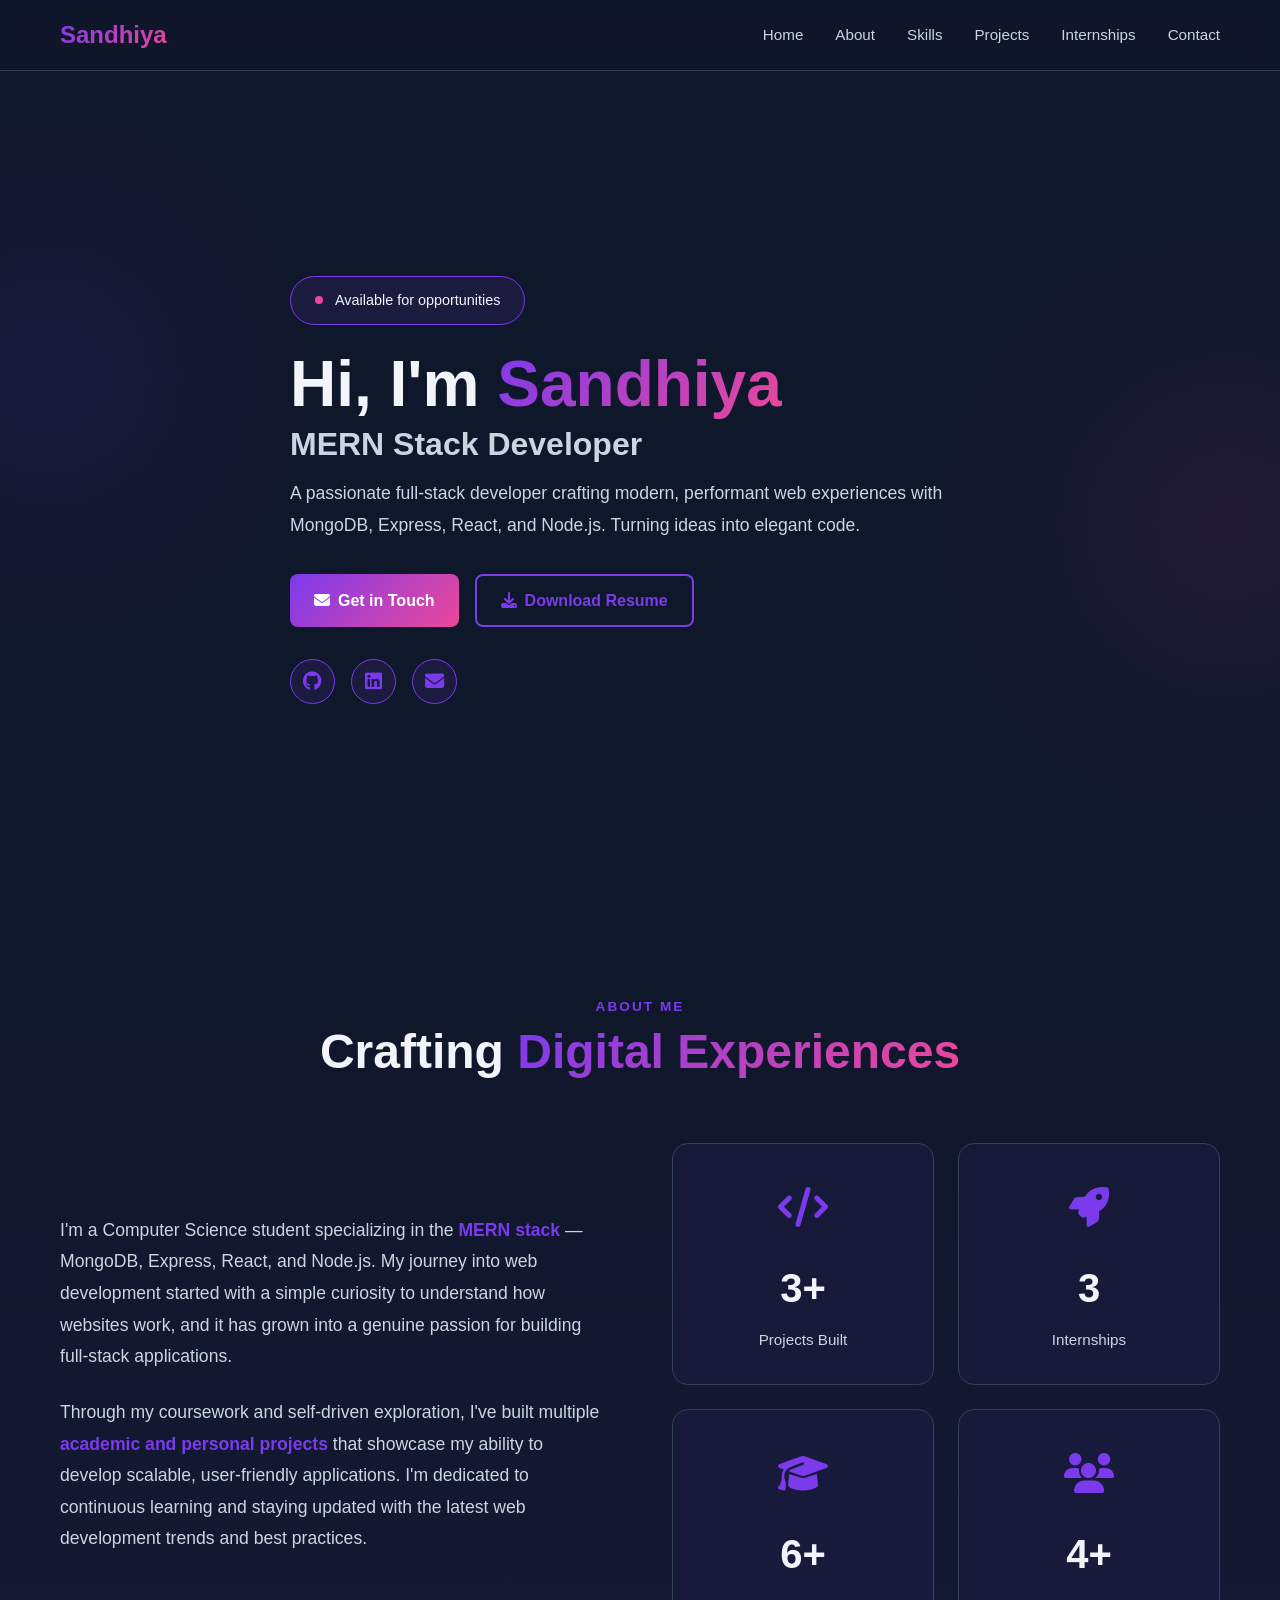
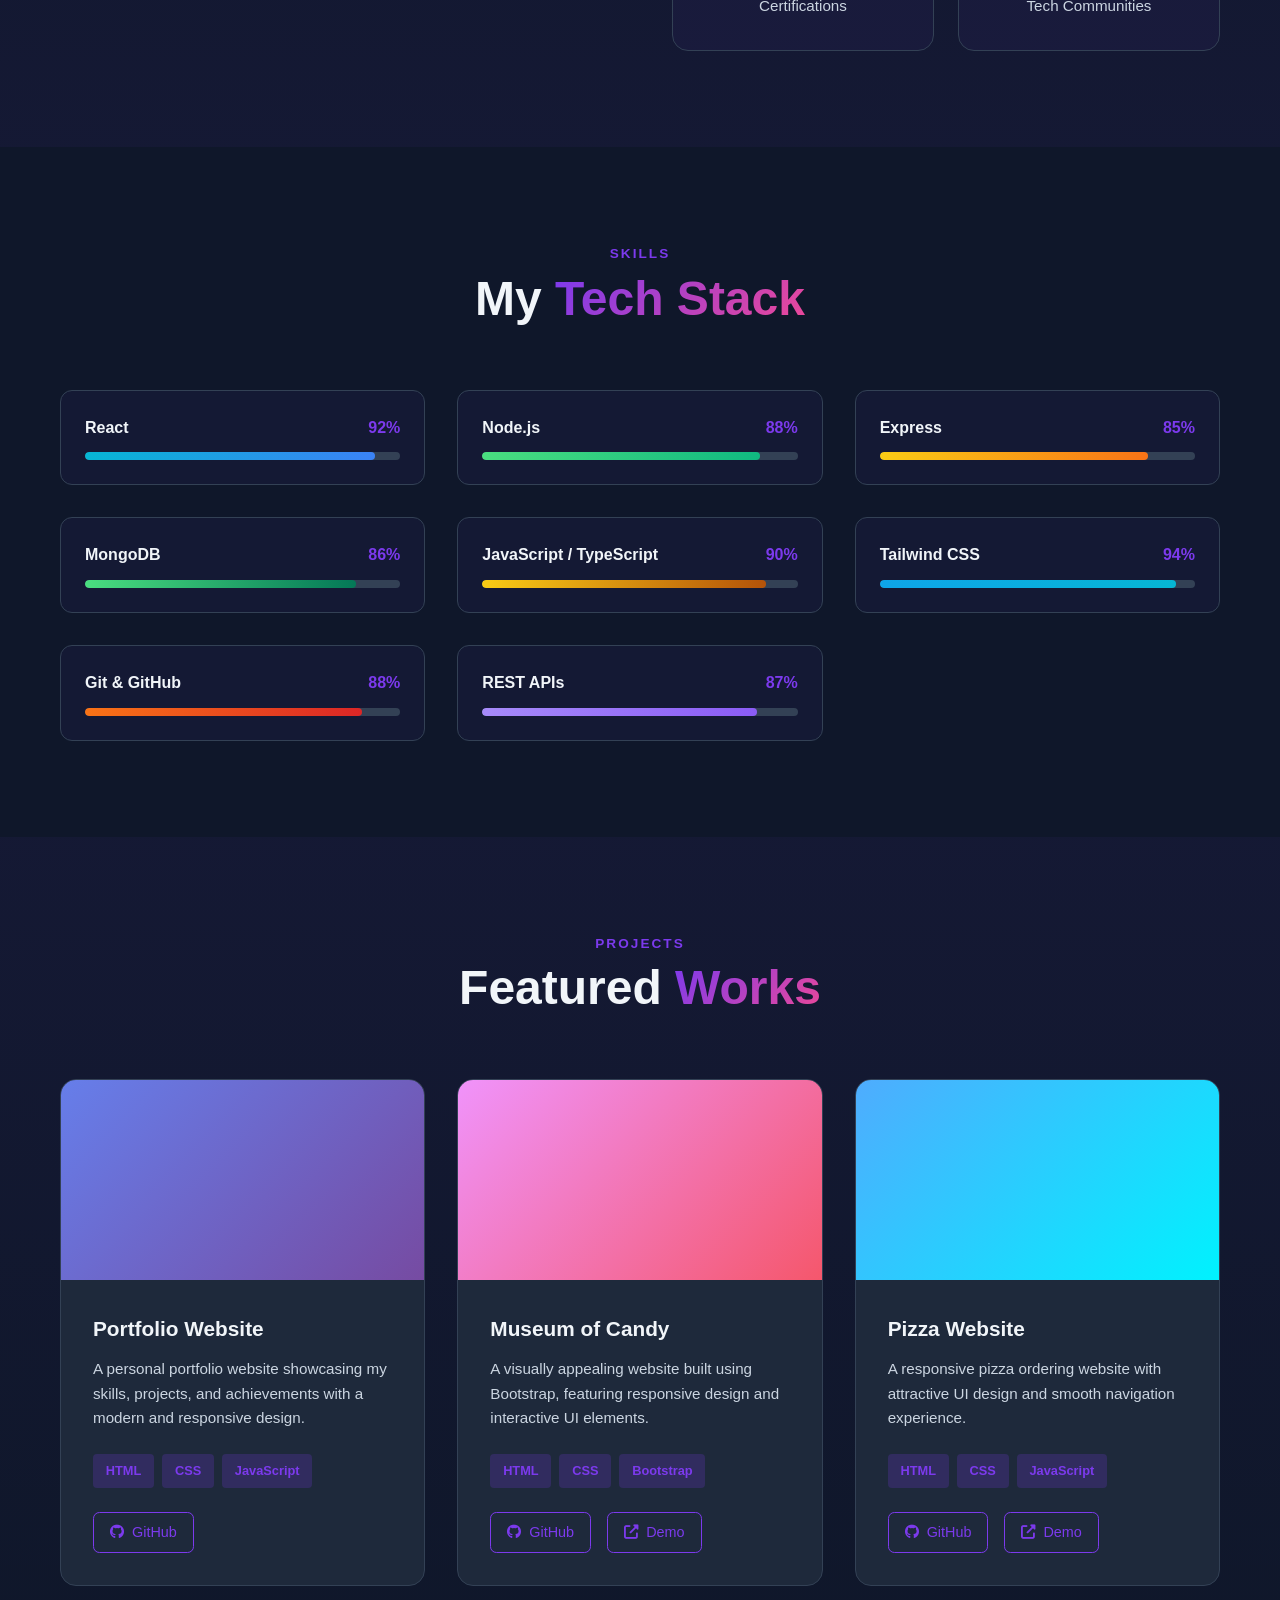
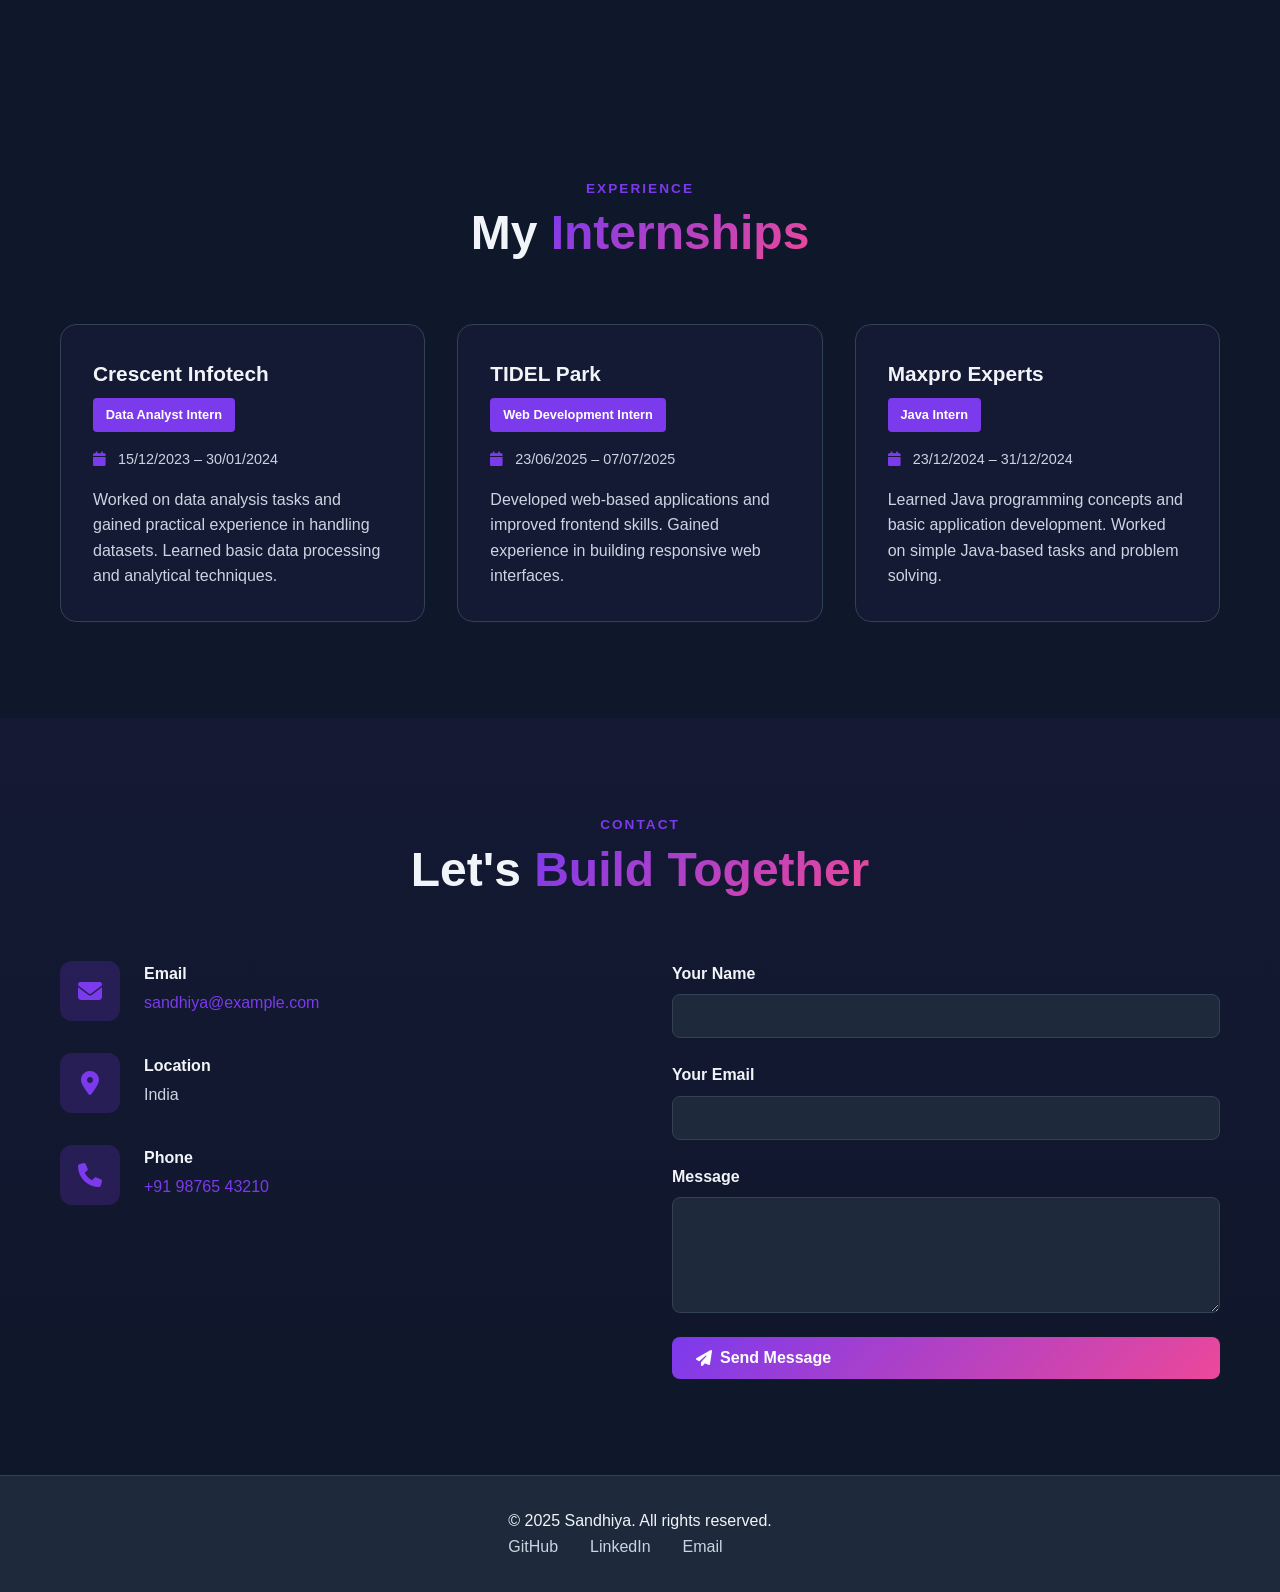
<file: index.html>
<!DOCTYPE html>
<html lang="en">
<head>
    <meta charset="UTF-8">
    <meta name="viewport" content="width=device-width, initial-scale=1.0">
    <title>Sandhiya - MERN Stack Developer</title>
    <link rel="stylesheet" href="styles.css">
    <link rel="stylesheet" href="https://cdnjs.cloudflare.com/ajax/libs/font-awesome/6.4.0/css/all.min.css">
</head>
<body>
    <!-- Navbar -->
    <nav class="navbar">
        <div class="container navbar-content">
            <div class="logo">Sandhiya</div>
            <ul class="nav-links">
                <li><a href="#home">Home</a></li>
                <li><a href="#about">About</a></li>
                <li><a href="#skills">Skills</a></li>
                <li><a href="#projects">Projects</a></li>
                <li><a href="#internships">Internships</a></li>
                <li><a href="#contact">Contact</a></li>
            </ul>
            <button class="hamburger" id="hamburger">
                <span></span>
                <span></span>
                <span></span>
            </button>
        </div>
    </nav>

    <!-- Hero Section -->
    <section id="home" class="hero">
        <div class="hero-background">
            <div class="blob blob-1"></div>
            <div class="blob blob-2"></div>
        </div>
        <div class="container">
            <div class="hero-content">
                <div class="hero-badge">
                    <span class="pulse"></span>
                    Available for opportunities
                </div>
                <h1 class="hero-title">
                    Hi, I'm <span class="gradient-text">Sandhiya</span>
                    <div class="hero-subtitle">MERN Stack Developer</div>
                </h1>
                <p class="hero-description">
                    A passionate full-stack developer crafting modern, performant web experiences with
                    MongoDB, Express, React, and Node.js. Turning ideas into elegant code.
                </p>
                <div class="hero-buttons">
                    <a href="#contact" class="btn btn-primary">
                        <i class="fas fa-envelope"></i> Get in Touch
                    </a>
                    <a href="public/resume.txt" class="btn btn-secondary" download>
                        <i class="fas fa-download"></i> Download Resume
                    </a>
                </div>
                <div class="social-links">
                    <a href="https://github.com/sandhiyashan1129" target="_blank" title="GitHub">
                        <i class="fab fa-github"></i>
                    </a>
                    <a href="https://linkedin.com" target="_blank" title="LinkedIn">
                        <i class="fab fa-linkedin"></i>
                    </a>
                    <a href="mailto:sandhiya@example.com" title="Email">
                        <i class="fas fa-envelope"></i>
                    </a>
                </div>
            </div>
        </div>
    </section>

    <!-- About Section -->
    <section id="about" class="about">
        <div class="container">
            <div class="section-header">
                <p class="section-label">About Me</p>
                <h2>Crafting <span class="gradient-text">Digital Experiences</span></h2>
            </div>
            <div class="about-content">
                <div class="about-text">
                    <p>
                        I'm a Computer Science student specializing in the <strong>MERN stack</strong> — MongoDB,
                        Express, React, and Node.js. My journey into web development started with a
                        simple curiosity to understand how websites work, and it has grown into a
                        genuine passion for building full-stack applications.
                    </p>
                    <p>
                        Through my coursework and self-driven exploration, I've built multiple <strong>academic and personal projects</strong>
                        that showcase my ability to develop scalable, user-friendly applications. I'm dedicated to continuous learning
                        and staying updated with the latest web development trends and best practices.
                    </p>
                </div>
                <div class="stats-grid">
                    <div class="stat-card">
                        <div class="stat-icon">
                            <i class="fas fa-code"></i>
                        </div>
                        <div class="stat-value">3+</div>
                        <div class="stat-label">Projects Built</div>
                    </div>
                    <div class="stat-card">
                        <div class="stat-icon">
                            <i class="fas fa-rocket"></i>
                        </div>
                        <div class="stat-value">3</div>
                        <div class="stat-label">Internships</div>
                    </div>
                    <div class="stat-card">
                        <div class="stat-icon">
                            <i class="fas fa-graduation-cap"></i>
                        </div>
                        <div class="stat-value">6+</div>
                        <div class="stat-label">Certifications</div>
                    </div>
                    <div class="stat-card">
                        <div class="stat-icon">
                            <i class="fas fa-users"></i>
                        </div>
                        <div class="stat-value">4+</div>
                        <div class="stat-label">Tech Communities</div>
                    </div>
                </div>
            </div>
        </div>
    </section>

    <!-- Skills Section -->
    <section id="skills" class="skills">
        <div class="container">
            <div class="section-header">
                <p class="section-label">Skills</p>
                <h2>My <span class="gradient-text">Tech Stack</span></h2>
            </div>
            <div class="skills-grid">
                <div class="skill-item">
                    <div class="skill-header">
                        <span class="skill-name">React</span>
                        <span class="skill-level">92%</span>
                    </div>
                    <div class="skill-bar">
                        <div class="skill-progress" style="width: 92%; background: linear-gradient(90deg, #06b6d4, #3b82f6);"></div>
                    </div>
                </div>
                <div class="skill-item">
                    <div class="skill-header">
                        <span class="skill-name">Node.js</span>
                        <span class="skill-level">88%</span>
                    </div>
                    <div class="skill-bar">
                        <div class="skill-progress" style="width: 88%; background: linear-gradient(90deg, #4ade80, #10b981);"></div>
                    </div>
                </div>
                <div class="skill-item">
                    <div class="skill-header">
                        <span class="skill-name">Express</span>
                        <span class="skill-level">85%</span>
                    </div>
                    <div class="skill-bar">
                        <div class="skill-progress" style="width: 85%; background: linear-gradient(90deg, #facc15, #f97316);"></div>
                    </div>
                </div>
                <div class="skill-item">
                    <div class="skill-header">
                        <span class="skill-name">MongoDB</span>
                        <span class="skill-level">86%</span>
                    </div>
                    <div class="skill-bar">
                        <div class="skill-progress" style="width: 86%; background: linear-gradient(90deg, #4ade80, #047857);"></div>
                    </div>
                </div>
                <div class="skill-item">
                    <div class="skill-header">
                        <span class="skill-name">JavaScript / TypeScript</span>
                        <span class="skill-level">90%</span>
                    </div>
                    <div class="skill-bar">
                        <div class="skill-progress" style="width: 90%; background: linear-gradient(90deg, #facc15, #b45309);"></div>
                    </div>
                </div>
                <div class="skill-item">
                    <div class="skill-header">
                        <span class="skill-name">Tailwind CSS</span>
                        <span class="skill-level">94%</span>
                    </div>
                    <div class="skill-bar">
                        <div class="skill-progress" style="width: 94%; background: linear-gradient(90deg, #0ea5e9, #06b6d4);"></div>
                    </div>
                </div>
                <div class="skill-item">
                    <div class="skill-header">
                        <span class="skill-name">Git & GitHub</span>
                        <span class="skill-level">88%</span>
                    </div>
                    <div class="skill-bar">
                        <div class="skill-progress" style="width: 88%; background: linear-gradient(90deg, #f97316, #dc2626);"></div>
                    </div>
                </div>
                <div class="skill-item">
                    <div class="skill-header">
                        <span class="skill-name">REST APIs</span>
                        <span class="skill-level">87%</span>
                    </div>
                    <div class="skill-bar">
                        <div class="skill-progress" style="width: 87%; background: linear-gradient(90deg, #a78bfa, #8b5cf6);"></div>
                    </div>
                </div>
            </div>
        </div>
    </section>

    <!-- Projects Section -->
    <section id="projects" class="projects">
        <div class="container">
            <div class="section-header">
                <p class="section-label">Projects</p>
                <h2>Featured <span class="gradient-text">Works</span></h2>
            </div>
            <div class="projects-grid">
                <div class="project-card">
                    <div class="project-image" style="background: linear-gradient(135deg, #667eea 0%, #764ba2 100%);"></div>
                    <div class="project-content">
                        <h3>Portfolio Website</h3>
                        <p>A personal portfolio website showcasing my skills, projects, and achievements with a modern and responsive design.</p>
                        <div class="project-tech">
                            <span class="tech-tag">HTML</span>
                            <span class="tech-tag">CSS</span>
                            <span class="tech-tag">JavaScript</span>
                        </div>
                        <div class="project-links">
                            <a href="https://github.com/sandhiyashan1129/sandhiya-s-digital-showcase.git" target="_blank">
                                <i class="fab fa-github"></i> GitHub
                            </a>
                        </div>
                    </div>
                </div>
                <div class="project-card">
                    <div class="project-image" style="background: linear-gradient(135deg, #f093fb 0%, #f5576c 100%);"></div>
                    <div class="project-content">
                        <h3>Museum of Candy</h3>
                        <p>A visually appealing website built using Bootstrap, featuring responsive design and interactive UI elements.</p>
                        <div class="project-tech">
                            <span class="tech-tag">HTML</span>
                            <span class="tech-tag">CSS</span>
                            <span class="tech-tag">Bootstrap</span>
                        </div>
                        <div class="project-links">
                            <a href="https://github.com/sandhiyashan1129/BOOTSTRAP.git" target="_blank">
                                <i class="fab fa-github"></i> GitHub
                            </a>
                            <a href="https://museum-of-candyyy.netlify.app/" target="_blank">
                                <i class="fas fa-external-link-alt"></i> Demo
                            </a>
                        </div>
                    </div>
                </div>
                <div class="project-card">
                    <div class="project-image" style="background: linear-gradient(135deg, #4facfe 0%, #00f2fe 100%);"></div>
                    <div class="project-content">
                        <h3>Pizza Website</h3>
                        <p>A responsive pizza ordering website with attractive UI design and smooth navigation experience.</p>
                        <div class="project-tech">
                            <span class="tech-tag">HTML</span>
                            <span class="tech-tag">CSS</span>
                            <span class="tech-tag">JavaScript</span>
                        </div>
                        <div class="project-links">
                            <a href="https://github.com/sandhiyashan1129/webpage-projects.git" target="_blank">
                                <i class="fab fa-github"></i> GitHub
                            </a>
                            <a href="https://pizza-website-project.netlify.app/" target="_blank">
                                <i class="fas fa-external-link-alt"></i> Demo
                            </a>
                        </div>
                    </div>
                </div>
            </div>
        </div>
    </section>

    <!-- Internships Section -->
    <section id="internships" class="internships">
        <div class="container">
            <div class="section-header">
                <p class="section-label">Experience</p>
                <h2>My <span class="gradient-text">Internships</span></h2>
            </div>
            <div class="internships-grid">
                <div class="internship-card">
                    <div class="internship-header">
                        <h3>Crescent Infotech</h3>
                        <span class="internship-role">Data Analyst Intern</span>
                    </div>
                    <p class="internship-duration">
                        <i class="fas fa-calendar"></i> 15/12/2023 – 30/01/2024
                    </p>
                    <p class="internship-description">
                        Worked on data analysis tasks and gained practical experience in handling datasets. Learned basic data processing and analytical techniques.
                    </p>
                </div>
                <div class="internship-card">
                    <div class="internship-header">
                        <h3>TIDEL Park</h3>
                        <span class="internship-role">Web Development Intern</span>
                    </div>
                    <p class="internship-duration">
                        <i class="fas fa-calendar"></i> 23/06/2025 – 07/07/2025
                    </p>
                    <p class="internship-description">
                        Developed web-based applications and improved frontend skills. Gained experience in building responsive web interfaces.
                    </p>
                </div>
                <div class="internship-card">
                    <div class="internship-header">
                        <h3>Maxpro Experts</h3>
                        <span class="internship-role">Java Intern</span>
                    </div>
                    <p class="internship-duration">
                        <i class="fas fa-calendar"></i> 23/12/2024 – 31/12/2024
                    </p>
                    <p class="internship-description">
                        Learned Java programming concepts and basic application development. Worked on simple Java-based tasks and problem solving.
                    </p>
                </div>
            </div>
        </div>
    </section>

    <!-- Contact Section -->
    <section id="contact" class="contact">
        <div class="container">
            <div class="section-header">
                <p class="section-label">Contact</p>
                <h2>Let's <span class="gradient-text">Build Together</span></h2>
            </div>
            <div class="contact-content">
                <div class="contact-info">
                    <div class="info-item">
                        <div class="info-icon">
                            <i class="fas fa-envelope"></i>
                        </div>
                        <div>
                            <h4>Email</h4>
                            <p><a href="mailto:sandhiya@example.com">sandhiya@example.com</a></p>
                        </div>
                    </div>
                    <div class="info-item">
                        <div class="info-icon">
                            <i class="fas fa-map-marker-alt"></i>
                        </div>
                        <div>
                            <h4>Location</h4>
                            <p>India</p>
                        </div>
                    </div>
                    <div class="info-item">
                        <div class="info-icon">
                            <i class="fas fa-phone"></i>
                        </div>
                        <div>
                            <h4>Phone</h4>
                            <p><a href="tel:+919876543210">+91 98765 43210</a></p>
                        </div>
                    </div>
                </div>
                <form class="contact-form" id="contactForm">
                    <div class="form-group">
                        <label for="name">Your Name</label>
                        <input type="text" id="name" name="name" required>
                    </div>
                    <div class="form-group">
                        <label for="email">Your Email</label>
                        <input type="email" id="email" name="email" required>
                    </div>
                    <div class="form-group">
                        <label for="message">Message</label>
                        <textarea id="message" name="message" rows="5" required></textarea>
                    </div>
                    <button type="submit" class="btn btn-primary">
                        <i class="fas fa-paper-plane"></i> Send Message
                    </button>
                </form>
            </div>
        </div>
    </section>

    <!-- Footer -->
    <footer class="footer">
        <div class="container">
            <p>&copy; 2025 Sandhiya. All rights reserved.</p>
            <div class="footer-links">
                <a href="https://github.com/sandhiyashan1129" target="_blank">GitHub</a>
                <a href="https://linkedin.com" target="_blank">LinkedIn</a>
                <a href="mailto:sandhiya@example.com">Email</a>
            </div>
        </div>
    </footer>

    <script src="script.js"></script>
</body>
</html>
</file>
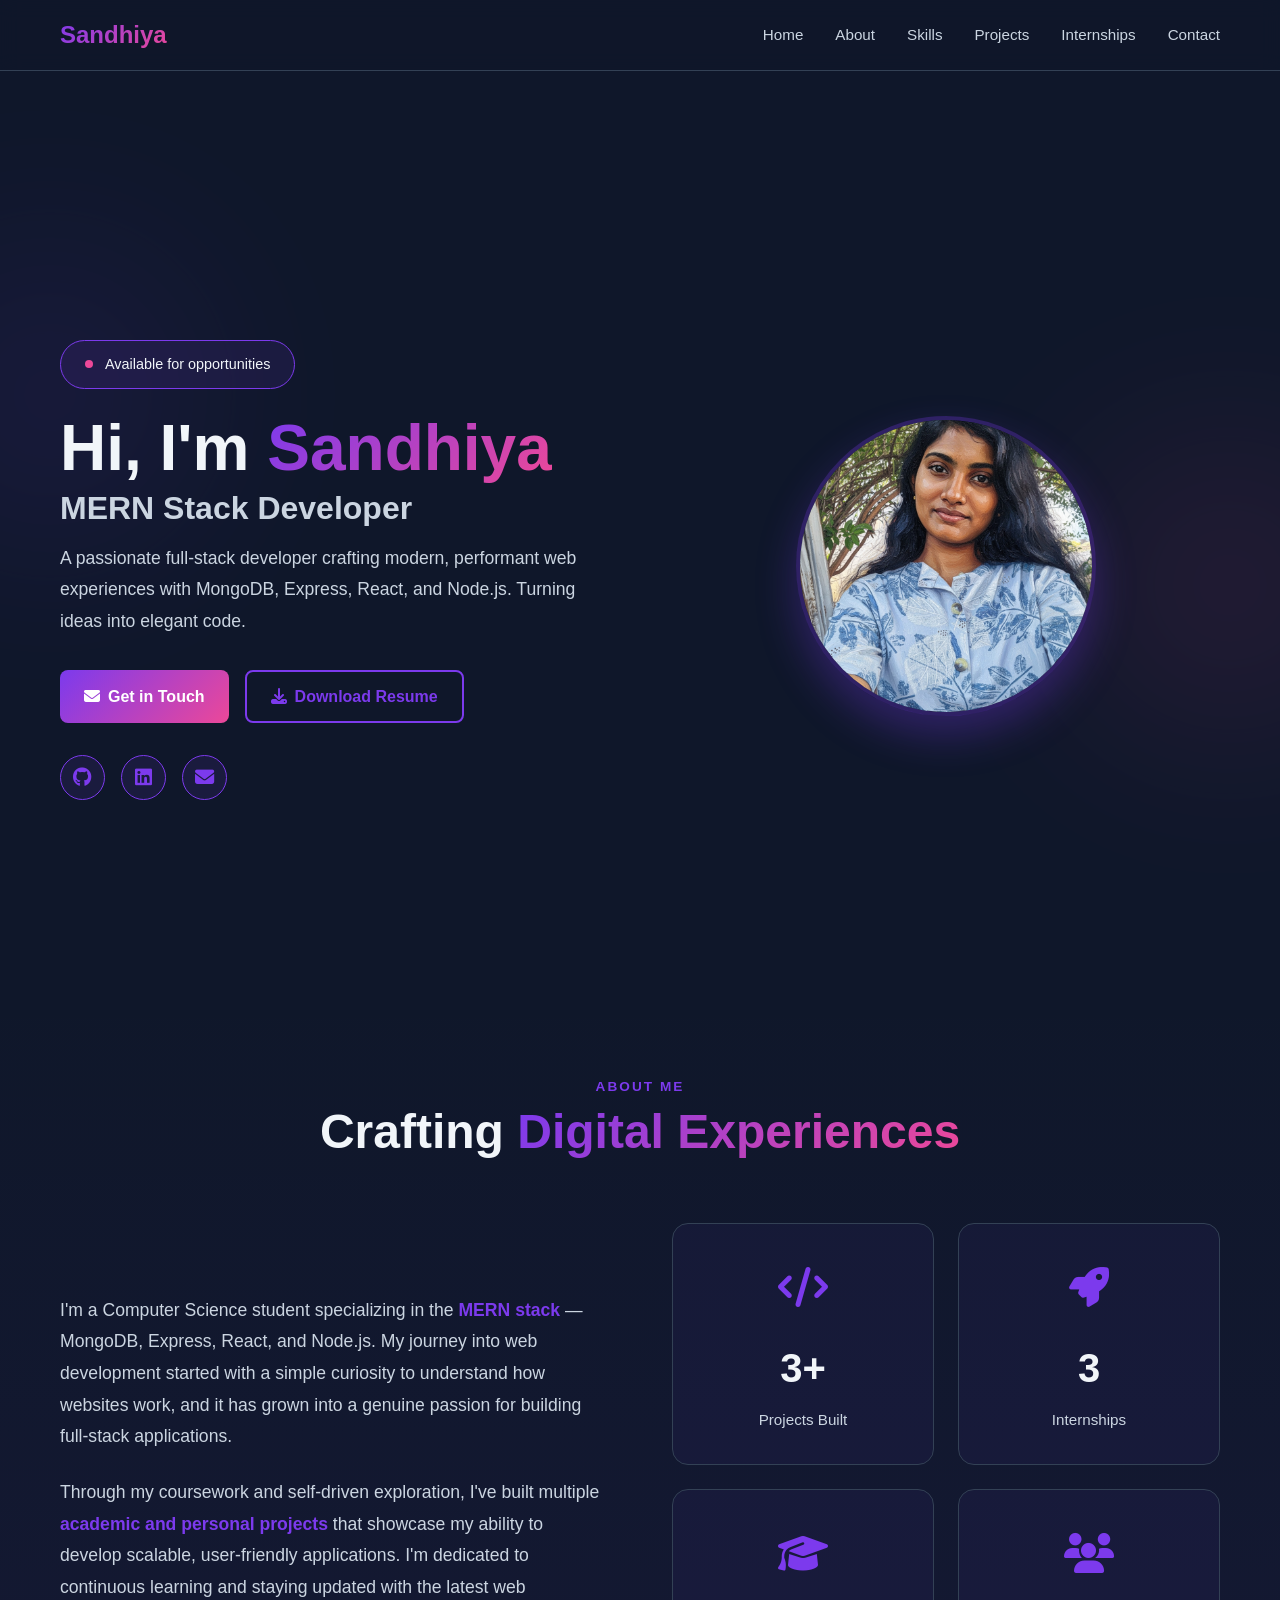
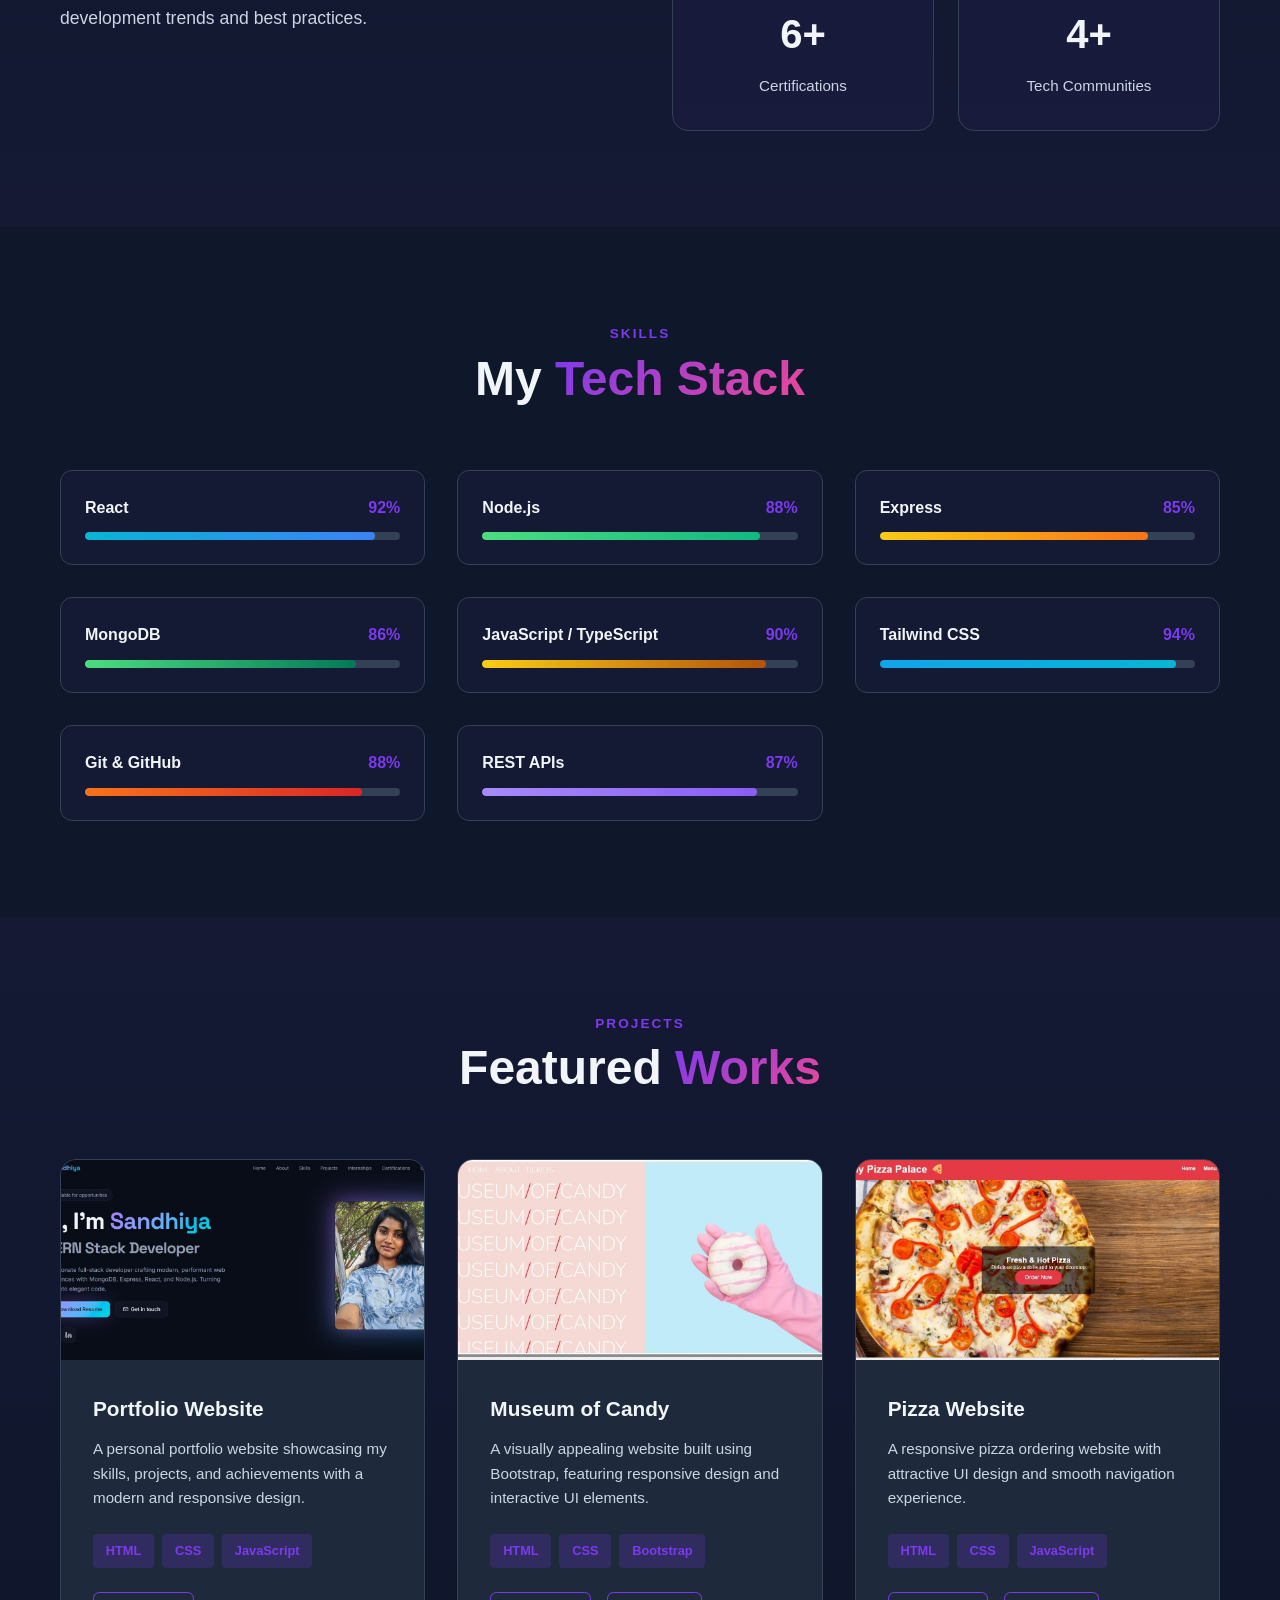
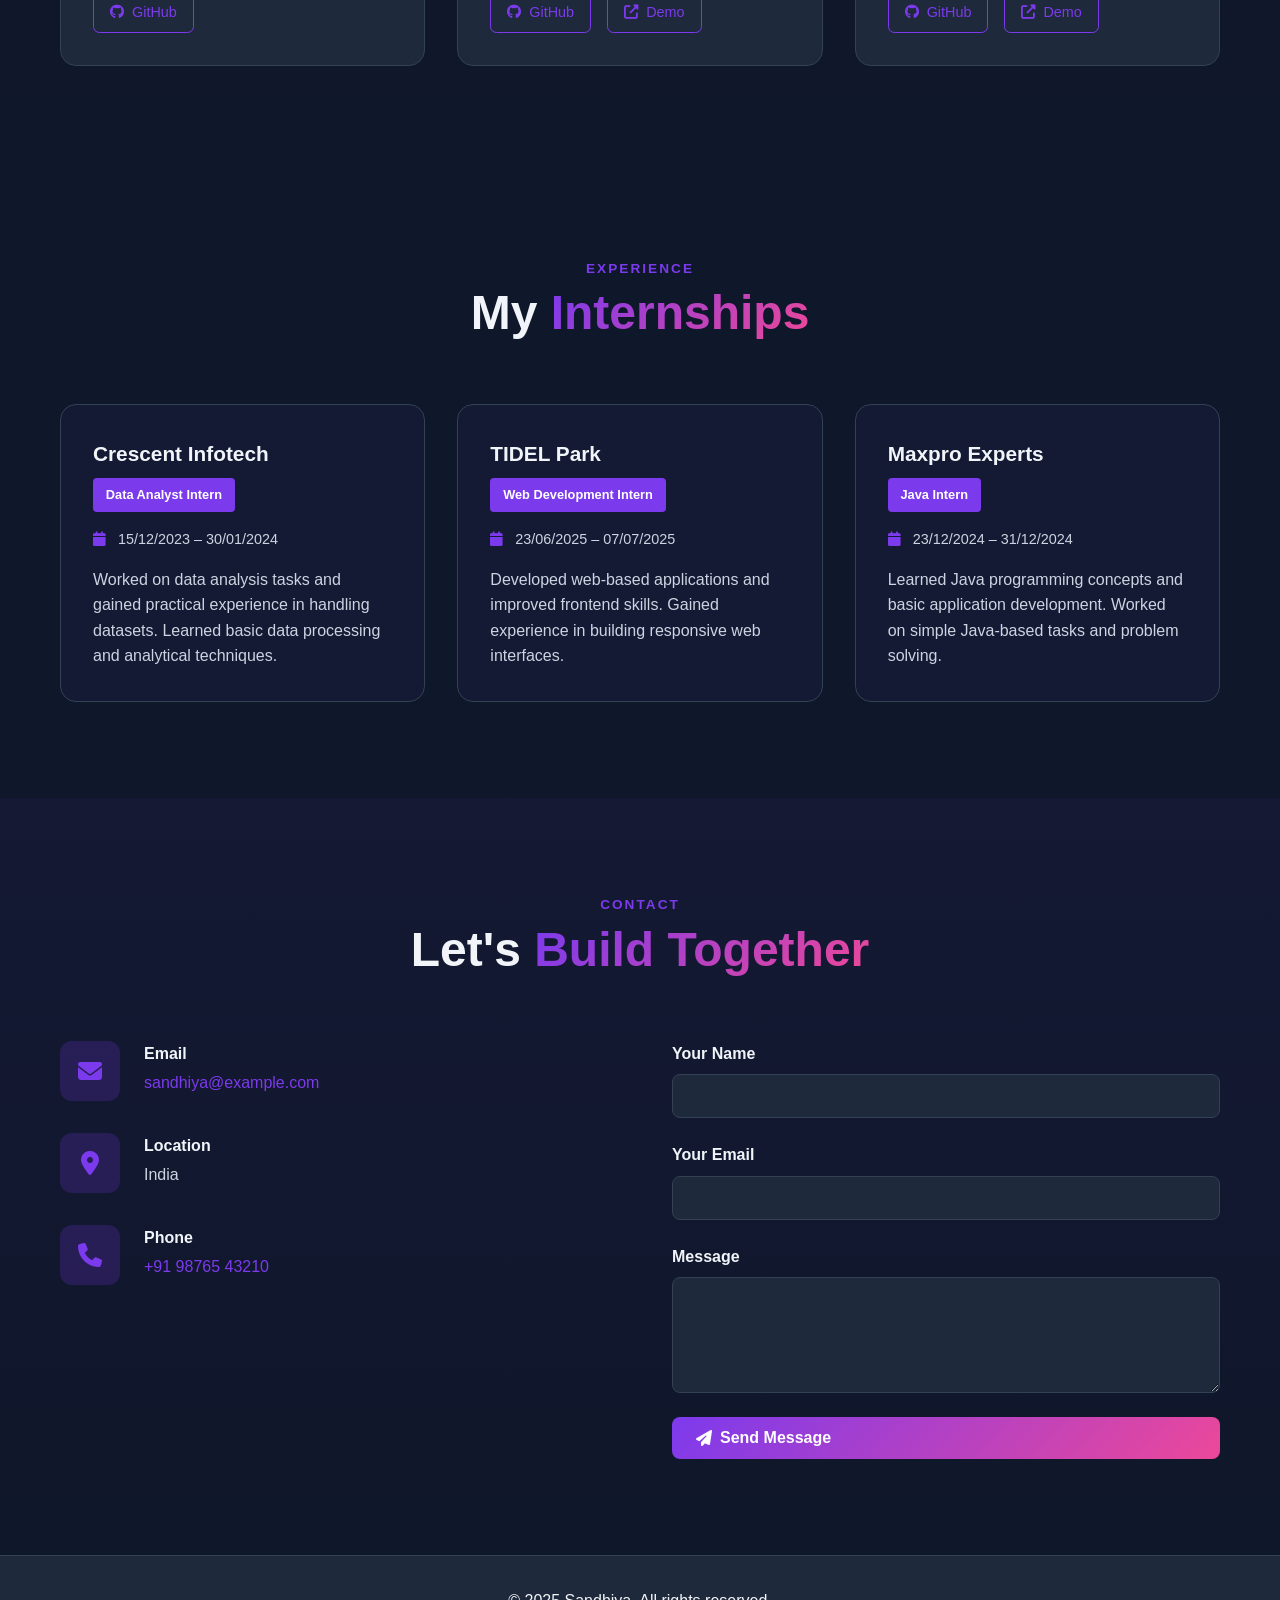
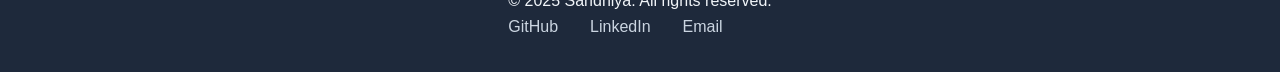
<file: public/index.html>
<!DOCTYPE html>
<html lang="en">
<head>
    <meta charset="UTF-8">
    <meta name="viewport" content="width=device-width, initial-scale=1.0">
    <title>Sandhiya - MERN Stack Developer</title>
    <link rel="stylesheet" href="styles.css">
    <link rel="stylesheet" href="https://cdnjs.cloudflare.com/ajax/libs/font-awesome/6.4.0/css/all.min.css">
</head>
<body>
    <!-- Navbar -->
    <nav class="navbar">
        <div class="container navbar-content">
            <div class="logo">Sandhiya</div>
            <ul class="nav-links">
                <li><a href="#home">Home</a></li>
                <li><a href="#about">About</a></li>
                <li><a href="#skills">Skills</a></li>
                <li><a href="#projects">Projects</a></li>
                <li><a href="#internships">Internships</a></li>
                <li><a href="#contact">Contact</a></li>
            </ul>
            <button class="hamburger" id="hamburger">
                <span></span>
                <span></span>
                <span></span>
            </button>
        </div>
    </nav>

    <!-- Hero Section -->
    <section id="home" class="hero">
        <div class="hero-background">
            <div class="blob blob-1"></div>
            <div class="blob blob-2"></div>
        </div>
        <div class="container">
            <div class="hero-content">
                <div class="hero-badge">
                    <span class="pulse"></span>
                    Available for opportunities
                </div>
                <h1 class="hero-title">
                    Hi, I'm <span class="gradient-text">Sandhiya</span>
                    <div class="hero-subtitle">MERN Stack Developer</div>
                </h1>
                <p class="hero-description">
                    A passionate full-stack developer crafting modern, performant web experiences with
                    MongoDB, Express, React, and Node.js. Turning ideas into elegant code.
                </p>
                <div class="hero-buttons">
                    <a href="#contact" class="btn btn-primary">
                        <i class="fas fa-envelope"></i> Get in Touch
                    </a>
                    <a href="resume.txt" class="btn btn-secondary" download>
                        <i class="fas fa-download"></i> Download Resume
                    </a>
                </div>
                <div class="social-links">
                    <a href="https://github.com/sandhiyashan1129" target="_blank" title="GitHub">
                        <i class="fab fa-github"></i>
                    </a>
                    <a href="https://linkedin.com" target="_blank" title="LinkedIn">
                        <i class="fab fa-linkedin"></i>
                    </a>
                    <a href="mailto:sandhiya@example.com" title="Email">
                        <i class="fas fa-envelope"></i>
                    </a>
                </div>
            </div>
            <div class="hero-image">
                <img src="assets/hero-portrait.jpg" alt="Sandhiya - MERN Stack Developer">
            </div>
        </div>
    </section>

    <!-- About Section -->
    <section id="about" class="about">
        <div class="container">
            <div class="section-header">
                <p class="section-label">About Me</p>
                <h2>Crafting <span class="gradient-text">Digital Experiences</span></h2>
            </div>
            <div class="about-content">
                <div class="about-text">
                    <p>
                        I'm a Computer Science student specializing in the <strong>MERN stack</strong> — MongoDB,
                        Express, React, and Node.js. My journey into web development started with a
                        simple curiosity to understand how websites work, and it has grown into a
                        genuine passion for building full-stack applications.
                    </p>
                    <p>
                        Through my coursework and self-driven exploration, I've built multiple <strong>academic and personal projects</strong>
                        that showcase my ability to develop scalable, user-friendly applications. I'm dedicated to continuous learning
                        and staying updated with the latest web development trends and best practices.
                    </p>
                </div>
                <div class="stats-grid">
                    <div class="stat-card">
                        <div class="stat-icon">
                            <i class="fas fa-code"></i>
                        </div>
                        <div class="stat-value">3+</div>
                        <div class="stat-label">Projects Built</div>
                    </div>
                    <div class="stat-card">
                        <div class="stat-icon">
                            <i class="fas fa-rocket"></i>
                        </div>
                        <div class="stat-value">3</div>
                        <div class="stat-label">Internships</div>
                    </div>
                    <div class="stat-card">
                        <div class="stat-icon">
                            <i class="fas fa-graduation-cap"></i>
                        </div>
                        <div class="stat-value">6+</div>
                        <div class="stat-label">Certifications</div>
                    </div>
                    <div class="stat-card">
                        <div class="stat-icon">
                            <i class="fas fa-users"></i>
                        </div>
                        <div class="stat-value">4+</div>
                        <div class="stat-label">Tech Communities</div>
                    </div>
                </div>
            </div>
        </div>
    </section>

    <!-- Skills Section -->
    <section id="skills" class="skills">
        <div class="container">
            <div class="section-header">
                <p class="section-label">Skills</p>
                <h2>My <span class="gradient-text">Tech Stack</span></h2>
            </div>
            <div class="skills-grid">
                <div class="skill-item">
                    <div class="skill-header">
                        <span class="skill-name">React</span>
                        <span class="skill-level">92%</span>
                    </div>
                    <div class="skill-bar">
                        <div class="skill-progress" style="width: 92%; background: linear-gradient(90deg, #06b6d4, #3b82f6);"></div>
                    </div>
                </div>
                <div class="skill-item">
                    <div class="skill-header">
                        <span class="skill-name">Node.js</span>
                        <span class="skill-level">88%</span>
                    </div>
                    <div class="skill-bar">
                        <div class="skill-progress" style="width: 88%; background: linear-gradient(90deg, #4ade80, #10b981);"></div>
                    </div>
                </div>
                <div class="skill-item">
                    <div class="skill-header">
                        <span class="skill-name">Express</span>
                        <span class="skill-level">85%</span>
                    </div>
                    <div class="skill-bar">
                        <div class="skill-progress" style="width: 85%; background: linear-gradient(90deg, #facc15, #f97316);"></div>
                    </div>
                </div>
                <div class="skill-item">
                    <div class="skill-header">
                        <span class="skill-name">MongoDB</span>
                        <span class="skill-level">86%</span>
                    </div>
                    <div class="skill-bar">
                        <div class="skill-progress" style="width: 86%; background: linear-gradient(90deg, #4ade80, #047857);"></div>
                    </div>
                </div>
                <div class="skill-item">
                    <div class="skill-header">
                        <span class="skill-name">JavaScript / TypeScript</span>
                        <span class="skill-level">90%</span>
                    </div>
                    <div class="skill-bar">
                        <div class="skill-progress" style="width: 90%; background: linear-gradient(90deg, #facc15, #b45309);"></div>
                    </div>
                </div>
                <div class="skill-item">
                    <div class="skill-header">
                        <span class="skill-name">Tailwind CSS</span>
                        <span class="skill-level">94%</span>
                    </div>
                    <div class="skill-bar">
                        <div class="skill-progress" style="width: 94%; background: linear-gradient(90deg, #0ea5e9, #06b6d4);"></div>
                    </div>
                </div>
                <div class="skill-item">
                    <div class="skill-header">
                        <span class="skill-name">Git & GitHub</span>
                        <span class="skill-level">88%</span>
                    </div>
                    <div class="skill-bar">
                        <div class="skill-progress" style="width: 88%; background: linear-gradient(90deg, #f97316, #dc2626);"></div>
                    </div>
                </div>
                <div class="skill-item">
                    <div class="skill-header">
                        <span class="skill-name">REST APIs</span>
                        <span class="skill-level">87%</span>
                    </div>
                    <div class="skill-bar">
                        <div class="skill-progress" style="width: 87%; background: linear-gradient(90deg, #a78bfa, #8b5cf6);"></div>
                    </div>
                </div>
            </div>
        </div>
    </section>

    <!-- Projects Section -->
    <section id="projects" class="projects">
        <div class="container">
            <div class="section-header">
                <p class="section-label">Projects</p>
                <h2>Featured <span class="gradient-text">Works</span></h2>
            </div>
            <div class="projects-grid">
                <div class="project-card">
                    <div class="project-image">
                        <img src="assets/project-1.jpg" alt="Portfolio Website">
                    </div>
                    <div class="project-content">
                        <h3>Portfolio Website</h3>
                        <p>A personal portfolio website showcasing my skills, projects, and achievements with a modern and responsive design.</p>
                        <div class="project-tech">
                            <span class="tech-tag">HTML</span>
                            <span class="tech-tag">CSS</span>
                            <span class="tech-tag">JavaScript</span>
                        </div>
                        <div class="project-links">
                            <a href="https://github.com/sandhiyashan1129/sandhiya-s-digital-showcase.git" target="_blank">
                                <i class="fab fa-github"></i> GitHub
                            </a>
                        </div>
                    </div>
                </div>
                <div class="project-card">
                    <div class="project-image">
                        <img src="assets/project-2.jpg" alt="Museum of Candy">
                    </div>
                    <div class="project-content">
                        <h3>Museum of Candy</h3>
                        <p>A visually appealing website built using Bootstrap, featuring responsive design and interactive UI elements.</p>
                        <div class="project-tech">
                            <span class="tech-tag">HTML</span>
                            <span class="tech-tag">CSS</span>
                            <span class="tech-tag">Bootstrap</span>
                        </div>
                        <div class="project-links">
                            <a href="https://github.com/sandhiyashan1129/BOOTSTRAP.git" target="_blank">
                                <i class="fab fa-github"></i> GitHub
                            </a>
                            <a href="https://museum-of-candyyy.netlify.app/" target="_blank">
                                <i class="fas fa-external-link-alt"></i> Demo
                            </a>
                        </div>
                    </div>
                </div>
                <div class="project-card">
                    <div class="project-image">
                        <img src="assets/project-3.jpg" alt="Pizza Website">
                    </div>
                    <div class="project-content">
                        <h3>Pizza Website</h3>
                        <p>A responsive pizza ordering website with attractive UI design and smooth navigation experience.</p>
                        <div class="project-tech">
                            <span class="tech-tag">HTML</span>
                            <span class="tech-tag">CSS</span>
                            <span class="tech-tag">JavaScript</span>
                        </div>
                        <div class="project-links">
                            <a href="https://github.com/sandhiyashan1129/webpage-projects.git" target="_blank">
                                <i class="fab fa-github"></i> GitHub
                            </a>
                            <a href="https://pizza-website-project.netlify.app/" target="_blank">
                                <i class="fas fa-external-link-alt"></i> Demo
                            </a>
                        </div>
                    </div>
                </div>
            </div>
        </div>
    </section>

    <!-- Internships Section -->
    <section id="internships" class="internships">
        <div class="container">
            <div class="section-header">
                <p class="section-label">Experience</p>
                <h2>My <span class="gradient-text">Internships</span></h2>
            </div>
            <div class="internships-grid">
                <div class="internship-card">
                    <div class="internship-header">
                        <h3>Crescent Infotech</h3>
                        <span class="internship-role">Data Analyst Intern</span>
                    </div>
                    <p class="internship-duration">
                        <i class="fas fa-calendar"></i> 15/12/2023 – 30/01/2024
                    </p>
                    <p class="internship-description">
                        Worked on data analysis tasks and gained practical experience in handling datasets. Learned basic data processing and analytical techniques.
                    </p>
                </div>
                <div class="internship-card">
                    <div class="internship-header">
                        <h3>TIDEL Park</h3>
                        <span class="internship-role">Web Development Intern</span>
                    </div>
                    <p class="internship-duration">
                        <i class="fas fa-calendar"></i> 23/06/2025 – 07/07/2025
                    </p>
                    <p class="internship-description">
                        Developed web-based applications and improved frontend skills. Gained experience in building responsive web interfaces.
                    </p>
                </div>
                <div class="internship-card">
                    <div class="internship-header">
                        <h3>Maxpro Experts</h3>
                        <span class="internship-role">Java Intern</span>
                    </div>
                    <p class="internship-duration">
                        <i class="fas fa-calendar"></i> 23/12/2024 – 31/12/2024
                    </p>
                    <p class="internship-description">
                        Learned Java programming concepts and basic application development. Worked on simple Java-based tasks and problem solving.
                    </p>
                </div>
            </div>
        </div>
    </section>

    <!-- Contact Section -->
    <section id="contact" class="contact">
        <div class="container">
            <div class="section-header">
                <p class="section-label">Contact</p>
                <h2>Let's <span class="gradient-text">Build Together</span></h2>
            </div>
            <div class="contact-content">
                <div class="contact-info">
                    <div class="info-item">
                        <div class="info-icon">
                            <i class="fas fa-envelope"></i>
                        </div>
                        <div>
                            <h4>Email</h4>
                            <p><a href="mailto:sandhiya@example.com">sandhiya@example.com</a></p>
                        </div>
                    </div>
                    <div class="info-item">
                        <div class="info-icon">
                            <i class="fas fa-map-marker-alt"></i>
                        </div>
                        <div>
                            <h4>Location</h4>
                            <p>India</p>
                        </div>
                    </div>
                    <div class="info-item">
                        <div class="info-icon">
                            <i class="fas fa-phone"></i>
                        </div>
                        <div>
                            <h4>Phone</h4>
                            <p><a href="tel:+919876543210">+91 98765 43210</a></p>
                        </div>
                    </div>
                </div>
                <form class="contact-form" id="contactForm">
                    <div class="form-group">
                        <label for="name">Your Name</label>
                        <input type="text" id="name" name="name" required>
                    </div>
                    <div class="form-group">
                        <label for="email">Your Email</label>
                        <input type="email" id="email" name="email" required>
                    </div>
                    <div class="form-group">
                        <label for="message">Message</label>
                        <textarea id="message" name="message" rows="5" required></textarea>
                    </div>
                    <button type="submit" class="btn btn-primary">
                        <i class="fas fa-paper-plane"></i> Send Message
                    </button>
                </form>
            </div>
        </div>
    </section>

    <!-- Footer -->
    <footer class="footer">
        <div class="container">
            <p>&copy; 2025 Sandhiya. All rights reserved.</p>
            <div class="footer-links">
                <a href="https://github.com/sandhiyashan1129" target="_blank">GitHub</a>
                <a href="https://linkedin.com" target="_blank">LinkedIn</a>
                <a href="mailto:sandhiya@example.com">Email</a>
            </div>
        </div>
    </footer>

    <script src="script.js"></script>
</body>
</html>
</file>
<file: styles.css>
/* Root Variables */
:root {
    --primary: #7c3aed;
    --primary-light: #a78bfa;
    --accent: #ec4899;
    --accent-light: #f472b6;
    --background: #0f172a;
    --surface: #1e293b;
    --text: #f1f5f9;
    --text-secondary: #cbd5e1;
    --border: #334155;
    --success: #10b981;
    --error: #ef4444;
}

* {
    margin: 0;
    padding: 0;
    box-sizing: border-box;
}

html {
    scroll-behavior: smooth;
}

body {
    font-family: -apple-system, BlinkMacSystemFont, 'Segoe UI', 'Roboto', 'Oxygen',
        'Ubuntu', 'Cantarell', 'Fira Sans', 'Droid Sans', 'Helvetica Neue', sans-serif;
    background-color: var(--background);
    color: var(--text);
    line-height: 1.6;
    overflow-x: hidden;
}

.container {
    max-width: 1200px;
    margin: 0 auto;
    padding: 0 20px;
}

/* Navbar */
.navbar {
    position: fixed;
    top: 0;
    width: 100%;
    background: rgba(15, 23, 42, 0.8);
    backdrop-filter: blur(10px);
    border-bottom: 1px solid var(--border);
    z-index: 1000;
    padding: 1rem 0;
}

.navbar-content {
    display: flex;
    justify-content: space-between;
    align-items: center;
}

.logo {
    font-size: 1.5rem;
    font-weight: 700;
    background: linear-gradient(135deg, var(--primary), var(--accent));
    -webkit-background-clip: text;
    -webkit-text-fill-color: transparent;
    background-clip: text;
}

.nav-links {
    display: flex;
    list-style: none;
    gap: 2rem;
}

.nav-links a {
    color: var(--text-secondary);
    text-decoration: none;
    transition: color 0.3s ease;
    font-size: 0.95rem;
}

.nav-links a:hover {
    color: var(--primary);
}

.hamburger {
    display: none;
    flex-direction: column;
    background: none;
    border: none;
    cursor: pointer;
    gap: 0.5rem;
}

.hamburger span {
    width: 25px;
    height: 2px;
    background: var(--text);
    border-radius: 2px;
    transition: all 0.3s ease;
}

/* Utility Classes */
.gradient-text {
    background: linear-gradient(135deg, var(--primary), var(--accent));
    -webkit-background-clip: text;
    -webkit-text-fill-color: transparent;
    background-clip: text;
}

.section-header {
    text-align: center;
    margin-bottom: 4rem;
}

.section-label {
    color: var(--primary);
    text-transform: uppercase;
    letter-spacing: 0.15em;
    font-size: 0.85rem;
    font-weight: 600;
    margin-bottom: 0.5rem;
}

.section-header h2 {
    font-size: 3rem;
    font-weight: 700;
    line-height: 1.1;
}

.btn {
    padding: 0.75rem 1.5rem;
    border-radius: 0.5rem;
    text-decoration: none;
    display: inline-flex;
    align-items: center;
    gap: 0.5rem;
    font-weight: 600;
    transition: all 0.3s ease;
    border: none;
    cursor: pointer;
    font-size: 1rem;
}

.btn-primary {
    background: linear-gradient(135deg, var(--primary), var(--accent));
    color: white;
}

.btn-primary:hover {
    transform: translateY(-2px);
    box-shadow: 0 20px 25px -5px rgba(124, 58, 237, 0.3);
}

.btn-secondary {
    background: transparent;
    border: 2px solid var(--primary);
    color: var(--primary);
}

.btn-secondary:hover {
    background: var(--primary);
    color: white;
}

/* Hero Section */
.hero {
    position: relative;
    min-height: 100vh;
    display: flex;
    align-items: center;
    padding-top: 80px;
    overflow: hidden;
}

.hero-background {
    position: absolute;
    inset: 0;
    z-index: 0;
    overflow: hidden;
}

.blob {
    position: absolute;
    border-radius: 50%;
    filter: blur(100px);
    opacity: 0.1;
    animation: float 8s ease-in-out infinite;
}

.blob-1 {
    width: 300px;
    height: 300px;
    background: var(--primary);
    top: 25%;
    left: -100px;
}

.blob-2 {
    width: 300px;
    height: 300px;
    background: var(--accent);
    bottom: 25%;
    right: -100px;
    animation-delay: 2s;
}

@keyframes float {
    0%, 100% { transform: translate(0, 0); }
    50% { transform: translate(30px, -30px); }
}

.hero .container {
    position: relative;
    z-index: 1;
}

.hero-content {
    max-width: 700px;
    animation: slideInUp 0.8s ease-out;
}

@keyframes slideInUp {
    from {
        opacity: 0;
        transform: translateY(30px);
    }
    to {
        opacity: 1;
        transform: translateY(0);
    }
}

.hero-badge {
    display: inline-flex;
    align-items: center;
    gap: 0.75rem;
    padding: 0.75rem 1.5rem;
    background: rgba(124, 58, 237, 0.1);
    border: 1px solid var(--primary);
    border-radius: 50px;
    margin-bottom: 1.5rem;
    font-size: 0.9rem;
}

.pulse {
    width: 8px;
    height: 8px;
    background: var(--accent);
    border-radius: 50%;
    animation: pulse-animation 2s ease-in-out infinite;
}

@keyframes pulse-animation {
    0%, 100% { opacity: 1; }
    50% { opacity: 0.3; }
}

.hero-title {
    font-size: 4rem;
    font-weight: 800;
    line-height: 1.1;
    margin-bottom: 1rem;
}

.hero-subtitle {
    font-size: 2rem;
    color: var(--text-secondary);
    margin-top: 0.5rem;
}

.hero-description {
    font-size: 1.1rem;
    color: var(--text-secondary);
    margin-bottom: 2rem;
    line-height: 1.8;
}

.hero-buttons {
    display: flex;
    gap: 1rem;
    flex-wrap: wrap;
    margin-bottom: 2rem;
}

.social-links {
    display: flex;
    gap: 1rem;
}

.social-links a {
    width: 45px;
    height: 45px;
    display: flex;
    align-items: center;
    justify-content: center;
    background: rgba(124, 58, 237, 0.1);
    border: 1px solid var(--primary);
    border-radius: 50%;
    color: var(--primary);
    text-decoration: none;
    transition: all 0.3s ease;
    font-size: 1.2rem;
}

.social-links a:hover {
    background: var(--primary);
    color: white;
    transform: translateY(-3px);
}

/* About Section */
.about {
    padding: 6rem 0;
    background: linear-gradient(180deg, transparent, rgba(124, 58, 237, 0.05));
}

.about-content {
    display: grid;
    grid-template-columns: 1fr 1fr;
    gap: 4rem;
    align-items: center;
}

.about-text p {
    font-size: 1.1rem;
    color: var(--text-secondary);
    margin-bottom: 1.5rem;
    line-height: 1.8;
}

.about-text strong {
    color: var(--primary);
}

.stats-grid {
    display: grid;
    grid-template-columns: 1fr 1fr;
    gap: 1.5rem;
}

.stat-card {
    padding: 2rem;
    background: rgba(124, 58, 237, 0.05);
    border: 1px solid var(--border);
    border-radius: 1rem;
    text-align: center;
    transition: all 0.3s ease;
}

.stat-card:hover {
    background: rgba(124, 58, 237, 0.1);
    border-color: var(--primary);
    transform: translateY(-5px);
}

.stat-icon {
    font-size: 2.5rem;
    color: var(--primary);
    margin-bottom: 1rem;
}

.stat-value {
    font-size: 2.5rem;
    font-weight: 700;
    color: var(--text);
    margin-bottom: 0.5rem;
}

.stat-label {
    color: var(--text-secondary);
    font-size: 0.95rem;
}

/* Skills Section */
.skills {
    padding: 6rem 0;
}

.skills-grid {
    display: grid;
    grid-template-columns: repeat(auto-fit, minmax(300px, 1fr));
    gap: 2rem;
}

.skill-item {
    background: rgba(124, 58, 237, 0.05);
    padding: 1.5rem;
    border-radius: 0.75rem;
    border: 1px solid var(--border);
    transition: all 0.3s ease;
}

.skill-item:hover {
    background: rgba(124, 58, 237, 0.1);
    border-color: var(--primary);
}

.skill-header {
    display: flex;
    justify-content: space-between;
    margin-bottom: 0.75rem;
}

.skill-name {
    font-weight: 600;
    color: var(--text);
}

.skill-level {
    color: var(--primary);
    font-weight: 600;
}

.skill-bar {
    height: 8px;
    background: var(--border);
    border-radius: 10px;
    overflow: hidden;
}

.skill-progress {
    height: 100%;
    border-radius: 10px;
    transition: width 0.6s ease;
}

/* Projects Section */
.projects {
    padding: 6rem 0;
    background: linear-gradient(180deg, rgba(124, 58, 237, 0.05), transparent);
}

.projects-grid {
    display: grid;
    grid-template-columns: repeat(auto-fit, minmax(300px, 1fr));
    gap: 2rem;
}

.project-card {
    background: var(--surface);
    border: 1px solid var(--border);
    border-radius: 1rem;
    overflow: hidden;
    transition: all 0.3s ease;
}

.project-card:hover {
    transform: translateY(-10px);
    border-color: var(--primary);
    box-shadow: 0 20px 40px rgba(124, 58, 237, 0.2);
}

.project-image {
    height: 200px;
    background: linear-gradient(135deg, var(--primary), var(--accent));
}

.project-content {
    padding: 2rem;
}

.project-content h3 {
    font-size: 1.3rem;
    margin-bottom: 0.75rem;
    color: var(--text);
}

.project-content p {
    color: var(--text-secondary);
    margin-bottom: 1.5rem;
    font-size: 0.95rem;
    line-height: 1.6;
}

.project-tech {
    display: flex;
    flex-wrap: wrap;
    gap: 0.5rem;
    margin-bottom: 1.5rem;
}

.tech-tag {
    display: inline-block;
    padding: 0.4rem 0.8rem;
    background: rgba(124, 58, 237, 0.2);
    color: var(--primary);
    border-radius: 0.25rem;
    font-size: 0.8rem;
    font-weight: 600;
}

.project-links {
    display: flex;
    gap: 1rem;
}

.project-links a {
    padding: 0.5rem 1rem;
    background: transparent;
    border: 1px solid var(--primary);
    color: var(--primary);
    border-radius: 0.4rem;
    text-decoration: none;
    font-size: 0.9rem;
    transition: all 0.3s ease;
    display: inline-flex;
    align-items: center;
    gap: 0.5rem;
}

.project-links a:hover {
    background: var(--primary);
    color: white;
}

/* Internships Section */
.internships {
    padding: 6rem 0;
}

.internships-grid {
    display: grid;
    grid-template-columns: repeat(auto-fit, minmax(300px, 1fr));
    gap: 2rem;
}

.internship-card {
    background: rgba(124, 58, 237, 0.05);
    border: 1px solid var(--border);
    border-radius: 1rem;
    padding: 2rem;
    transition: all 0.3s ease;
}

.internship-card:hover {
    background: rgba(124, 58, 237, 0.1);
    border-color: var(--primary);
    transform: translateY(-5px);
}

.internship-header {
    margin-bottom: 1rem;
}

.internship-header h3 {
    font-size: 1.3rem;
    color: var(--text);
    margin-bottom: 0.5rem;
}

.internship-role {
    display: inline-block;
    padding: 0.4rem 0.8rem;
    background: var(--primary);
    color: white;
    border-radius: 0.25rem;
    font-size: 0.8rem;
    font-weight: 600;
}

.internship-duration {
    color: var(--text-secondary);
    font-size: 0.9rem;
    margin-bottom: 1rem;
}

.internship-duration i {
    margin-right: 0.5rem;
    color: var(--primary);
}

.internship-description {
    color: var(--text-secondary);
    line-height: 1.6;
}

/* Contact Section */
.contact {
    padding: 6rem 0;
    background: linear-gradient(180deg, rgba(124, 58, 237, 0.05), transparent);
}

.contact-content {
    display: grid;
    grid-template-columns: 1fr 1fr;
    gap: 4rem;
}

.contact-info {
    display: flex;
    flex-direction: column;
    gap: 2rem;
}

.info-item {
    display: flex;
    gap: 1.5rem;
}

.info-icon {
    width: 60px;
    height: 60px;
    display: flex;
    align-items: center;
    justify-content: center;
    background: rgba(124, 58, 237, 0.2);
    border-radius: 0.75rem;
    color: var(--primary);
    font-size: 1.5rem;
    flex-shrink: 0;
}

.info-item h4 {
    color: var(--text);
    margin-bottom: 0.25rem;
}

.info-item p {
    color: var(--text-secondary);
}

.info-item a {
    color: var(--primary);
    text-decoration: none;
    transition: color 0.3s ease;
}

.info-item a:hover {
    color: var(--accent);
}

.contact-form {
    display: flex;
    flex-direction: column;
    gap: 1.5rem;
}

.form-group {
    display: flex;
    flex-direction: column;
}

.form-group label {
    color: var(--text);
    margin-bottom: 0.5rem;
    font-weight: 600;
}

.form-group input,
.form-group textarea {
    background: var(--surface);
    border: 1px solid var(--border);
    border-radius: 0.5rem;
    padding: 0.75rem 1rem;
    color: var(--text);
    font-family: inherit;
    font-size: 1rem;
    transition: all 0.3s ease;
}

.form-group input:focus,
.form-group textarea:focus {
    outline: none;
    border-color: var(--primary);
    background: rgba(124, 58, 237, 0.05);
}

.form-group textarea {
    resize: vertical;
}

/* Footer */
.footer {
    background: var(--surface);
    border-top: 1px solid var(--border);
    padding: 2rem 0;
    text-align: center;
}

.footer {
    display: flex;
    justify-content: space-between;
    align-items: center;
    flex-wrap: wrap;
    gap: 1rem;
}

.footer-links {
    display: flex;
    gap: 2rem;
}

.footer-links a {
    color: var(--text-secondary);
    text-decoration: none;
    transition: color 0.3s ease;
}

.footer-links a:hover {
    color: var(--primary);
}

/* Responsive Design */
@media (max-width: 768px) {
    .hamburger {
        display: flex;
    }

    .nav-links {
        display: none;
    }

    .nav-links.active {
        display: flex;
        position: absolute;
        top: 70px;
        left: 0;
        right: 0;
        flex-direction: column;
        background: var(--surface);
        padding: 1rem 0;
        gap: 0;
    }

    .nav-links.active li {
        padding: 1rem;
        border-bottom: 1px solid var(--border);
    }

    .hero-title {
        font-size: 2.5rem;
    }

    .hero-subtitle {
        font-size: 1.5rem;
    }

    .hero-buttons {
        flex-direction: column;
    }

    .btn {
        justify-content: center;
    }

    .section-header h2 {
        font-size: 2rem;
    }

    .about-content {
        grid-template-columns: 1fr;
    }

    .stats-grid {
        grid-template-columns: 1fr 1fr;
    }

    .contact-content {
        grid-template-columns: 1fr;
    }

    .projects-grid,
    .skills-grid,
    .internships-grid {
        grid-template-columns: 1fr;
    }
}

@media (max-width: 480px) {
    .hero-title {
        font-size: 2rem;
    }

    .hero-subtitle {
        font-size: 1.2rem;
    }

    .section-header h2 {
        font-size: 1.75rem;
    }

    .stats-grid {
        grid-template-columns: 1fr;
    }

    .nav-links {
        gap: 0;
    }

    .social-links {
        gap: 0.75rem;
    }

    .social-links a {
        width: 40px;
        height: 40px;
        font-size: 1rem;
    }
}
</file>
<file: public/styles.css>
/* Root Variables */
:root {
    --primary: #7c3aed;
    --primary-light: #a78bfa;
    --accent: #ec4899;
    --accent-light: #f472b6;
    --background: #0f172a;
    --surface: #1e293b;
    --text: #f1f5f9;
    --text-secondary: #cbd5e1;
    --border: #334155;
    --success: #10b981;
    --error: #ef4444;
}

* {
    margin: 0;
    padding: 0;
    box-sizing: border-box;
}

html {
    scroll-behavior: smooth;
}

body {
    font-family: -apple-system, BlinkMacSystemFont, 'Segoe UI', 'Roboto', 'Oxygen',
        'Ubuntu', 'Cantarell', 'Fira Sans', 'Droid Sans', 'Helvetica Neue', sans-serif;
    background-color: var(--background);
    color: var(--text);
    line-height: 1.6;
    overflow-x: hidden;
}

.container {
    max-width: 1200px;
    margin: 0 auto;
    padding: 0 20px;
}

/* Navbar */
.navbar {
    position: fixed;
    top: 0;
    width: 100%;
    background: rgba(15, 23, 42, 0.8);
    backdrop-filter: blur(10px);
    border-bottom: 1px solid var(--border);
    z-index: 1000;
    padding: 1rem 0;
}

.navbar-content {
    display: flex;
    justify-content: space-between;
    align-items: center;
}

.logo {
    font-size: 1.5rem;
    font-weight: 700;
    background: linear-gradient(135deg, var(--primary), var(--accent));
    -webkit-background-clip: text;
    -webkit-text-fill-color: transparent;
    background-clip: text;
}

.nav-links {
    display: flex;
    list-style: none;
    gap: 2rem;
}

.nav-links a {
    color: var(--text-secondary);
    text-decoration: none;
    transition: color 0.3s ease;
    font-size: 0.95rem;
}

.nav-links a:hover {
    color: var(--primary);
}

.hamburger {
    display: none;
    flex-direction: column;
    background: none;
    border: none;
    cursor: pointer;
    gap: 0.5rem;
}

.hamburger span {
    width: 25px;
    height: 2px;
    background: var(--text);
    border-radius: 2px;
    transition: all 0.3s ease;
}

/* Utility Classes */
.gradient-text {
    background: linear-gradient(135deg, var(--primary), var(--accent));
    -webkit-background-clip: text;
    -webkit-text-fill-color: transparent;
    background-clip: text;
}

.section-header {
    text-align: center;
    margin-bottom: 4rem;
}

.section-label {
    color: var(--primary);
    text-transform: uppercase;
    letter-spacing: 0.15em;
    font-size: 0.85rem;
    font-weight: 600;
    margin-bottom: 0.5rem;
}

.section-header h2 {
    font-size: 3rem;
    font-weight: 700;
    line-height: 1.1;
}

.btn {
    padding: 0.75rem 1.5rem;
    border-radius: 0.5rem;
    text-decoration: none;
    display: inline-flex;
    align-items: center;
    gap: 0.5rem;
    font-weight: 600;
    transition: all 0.3s ease;
    border: none;
    cursor: pointer;
    font-size: 1rem;
}

.btn-primary {
    background: linear-gradient(135deg, var(--primary), var(--accent));
    color: white;
}

.btn-primary:hover {
    transform: translateY(-2px);
    box-shadow: 0 20px 25px -5px rgba(124, 58, 237, 0.3);
}

.btn-secondary {
    background: transparent;
    border: 2px solid var(--primary);
    color: var(--primary);
}

.btn-secondary:hover {
    background: var(--primary);
    color: white;
}

/* Hero Section */
.hero {
    position: relative;
    min-height: 100vh;
    display: flex;
    align-items: center;
    padding-top: 80px;
    overflow: hidden;
}

.hero-background {
    position: absolute;
    inset: 0;
    z-index: 0;
    overflow: hidden;
}

.blob {
    position: absolute;
    border-radius: 50%;
    filter: blur(100px);
    opacity: 0.1;
    animation: float 8s ease-in-out infinite;
}

.blob-1 {
    width: 300px;
    height: 300px;
    background: var(--primary);
    top: 25%;
    left: -100px;
}

.blob-2 {
    width: 300px;
    height: 300px;
    background: var(--accent);
    bottom: 25%;
    right: -100px;
    animation-delay: 2s;
}

@keyframes float {
    0%, 100% { transform: translate(0, 0); }
    50% { transform: translate(30px, -30px); }
}

.hero .container {
    position: relative;
    z-index: 1;
    display: grid;
    grid-template-columns: 1fr 1fr;
    gap: 4rem;
    align-items: center;
    min-height: 100vh;
    padding-top: 80px;
}

.hero-content {
    animation: slideInUp 0.8s ease-out;
}

.hero-image {
    animation: slideInUp 0.8s ease-out 0.2s both;
    text-align: center;
}

.hero-image img {
    width: 300px;
    height: 300px;
    border-radius: 50%;
    object-fit: cover;
    border: 4px solid rgba(124, 58, 237, 0.3);
    box-shadow: 0 20px 40px rgba(124, 58, 237, 0.3);
    transition: all 0.3s ease;
}

.hero-image img:hover {
    transform: scale(1.05);
    border-color: var(--primary);
    box-shadow: 0 30px 60px rgba(124, 58, 237, 0.4);
}

@keyframes slideInUp {
    from {
        opacity: 0;
        transform: translateY(30px);
    }
    to {
        opacity: 1;
        transform: translateY(0);
    }
}

.hero-badge {
    display: inline-flex;
    align-items: center;
    gap: 0.75rem;
    padding: 0.75rem 1.5rem;
    background: rgba(124, 58, 237, 0.1);
    border: 1px solid var(--primary);
    border-radius: 50px;
    margin-bottom: 1.5rem;
    font-size: 0.9rem;
}

.pulse {
    width: 8px;
    height: 8px;
    background: var(--accent);
    border-radius: 50%;
    animation: pulse-animation 2s ease-in-out infinite;
}

@keyframes pulse-animation {
    0%, 100% { opacity: 1; }
    50% { opacity: 0.3; }
}

.hero-title {
    font-size: 4rem;
    font-weight: 800;
    line-height: 1.1;
    margin-bottom: 1rem;
}

.hero-subtitle {
    font-size: 2rem;
    color: var(--text-secondary);
    margin-top: 0.5rem;
}

.hero-description {
    font-size: 1.1rem;
    color: var(--text-secondary);
    margin-bottom: 2rem;
    line-height: 1.8;
}

.hero-buttons {
    display: flex;
    gap: 1rem;
    flex-wrap: wrap;
    margin-bottom: 2rem;
}

.social-links {
    display: flex;
    gap: 1rem;
}

.social-links a {
    width: 45px;
    height: 45px;
    display: flex;
    align-items: center;
    justify-content: center;
    background: rgba(124, 58, 237, 0.1);
    border: 1px solid var(--primary);
    border-radius: 50%;
    color: var(--primary);
    text-decoration: none;
    transition: all 0.3s ease;
    font-size: 1.2rem;
}

.social-links a:hover {
    background: var(--primary);
    color: white;
    transform: translateY(-3px);
}

/* About Section */
.about {
    padding: 6rem 0;
    background: linear-gradient(180deg, transparent, rgba(124, 58, 237, 0.05));
}

.about-content {
    display: grid;
    grid-template-columns: 1fr 1fr;
    gap: 4rem;
    align-items: center;
}

.about-text p {
    font-size: 1.1rem;
    color: var(--text-secondary);
    margin-bottom: 1.5rem;
    line-height: 1.8;
}

.about-text strong {
    color: var(--primary);
}

.stats-grid {
    display: grid;
    grid-template-columns: 1fr 1fr;
    gap: 1.5rem;
}

.stat-card {
    padding: 2rem;
    background: rgba(124, 58, 237, 0.05);
    border: 1px solid var(--border);
    border-radius: 1rem;
    text-align: center;
    transition: all 0.3s ease;
}

.stat-card:hover {
    background: rgba(124, 58, 237, 0.1);
    border-color: var(--primary);
    transform: translateY(-5px);
}

.stat-icon {
    font-size: 2.5rem;
    color: var(--primary);
    margin-bottom: 1rem;
}

.stat-value {
    font-size: 2.5rem;
    font-weight: 700;
    color: var(--text);
    margin-bottom: 0.5rem;
}

.stat-label {
    color: var(--text-secondary);
    font-size: 0.95rem;
}

/* Skills Section */
.skills {
    padding: 6rem 0;
}

.skills-grid {
    display: grid;
    grid-template-columns: repeat(auto-fit, minmax(300px, 1fr));
    gap: 2rem;
}

.skill-item {
    background: rgba(124, 58, 237, 0.05);
    padding: 1.5rem;
    border-radius: 0.75rem;
    border: 1px solid var(--border);
    transition: all 0.3s ease;
}

.skill-item:hover {
    background: rgba(124, 58, 237, 0.1);
    border-color: var(--primary);
}

.skill-header {
    display: flex;
    justify-content: space-between;
    margin-bottom: 0.75rem;
}

.skill-name {
    font-weight: 600;
    color: var(--text);
}

.skill-level {
    color: var(--primary);
    font-weight: 600;
}

.skill-bar {
    height: 8px;
    background: var(--border);
    border-radius: 10px;
    overflow: hidden;
}

.skill-progress {
    height: 100%;
    border-radius: 10px;
    transition: width 0.6s ease;
}

/* Projects Section */
.projects {
    padding: 6rem 0;
    background: linear-gradient(180deg, rgba(124, 58, 237, 0.05), transparent);
}

.projects-grid {
    display: grid;
    grid-template-columns: repeat(auto-fit, minmax(300px, 1fr));
    gap: 2rem;
}

.project-card {
    background: var(--surface);
    border: 1px solid var(--border);
    border-radius: 1rem;
    overflow: hidden;
    transition: all 0.3s ease;
}

.project-card:hover {
    transform: translateY(-10px);
    border-color: var(--primary);
    box-shadow: 0 20px 40px rgba(124, 58, 237, 0.2);
}

.project-image {
    height: 200px;
    overflow: hidden;
    background: linear-gradient(135deg, var(--primary), var(--accent));
}

.project-image img {
    width: 100%;
    height: 100%;
    object-fit: cover;
    transition: transform 0.3s ease;
}

.project-card:hover .project-image img {
    transform: scale(1.05);
}

.project-content {
    padding: 2rem;
}

.project-content h3 {
    font-size: 1.3rem;
    margin-bottom: 0.75rem;
    color: var(--text);
}

.project-content p {
    color: var(--text-secondary);
    margin-bottom: 1.5rem;
    font-size: 0.95rem;
    line-height: 1.6;
}

.project-tech {
    display: flex;
    flex-wrap: wrap;
    gap: 0.5rem;
    margin-bottom: 1.5rem;
}

.tech-tag {
    display: inline-block;
    padding: 0.4rem 0.8rem;
    background: rgba(124, 58, 237, 0.2);
    color: var(--primary);
    border-radius: 0.25rem;
    font-size: 0.8rem;
    font-weight: 600;
}

.project-links {
    display: flex;
    gap: 1rem;
}

.project-links a {
    padding: 0.5rem 1rem;
    background: transparent;
    border: 1px solid var(--primary);
    color: var(--primary);
    border-radius: 0.4rem;
    text-decoration: none;
    font-size: 0.9rem;
    transition: all 0.3s ease;
    display: inline-flex;
    align-items: center;
    gap: 0.5rem;
}

.project-links a:hover {
    background: var(--primary);
    color: white;
}

/* Internships Section */
.internships {
    padding: 6rem 0;
}

.internships-grid {
    display: grid;
    grid-template-columns: repeat(auto-fit, minmax(300px, 1fr));
    gap: 2rem;
}

.internship-card {
    background: rgba(124, 58, 237, 0.05);
    border: 1px solid var(--border);
    border-radius: 1rem;
    padding: 2rem;
    transition: all 0.3s ease;
}

.internship-card:hover {
    background: rgba(124, 58, 237, 0.1);
    border-color: var(--primary);
    transform: translateY(-5px);
}

.internship-header {
    margin-bottom: 1rem;
}

.internship-header h3 {
    font-size: 1.3rem;
    color: var(--text);
    margin-bottom: 0.5rem;
}

.internship-role {
    display: inline-block;
    padding: 0.4rem 0.8rem;
    background: var(--primary);
    color: white;
    border-radius: 0.25rem;
    font-size: 0.8rem;
    font-weight: 600;
}

.internship-duration {
    color: var(--text-secondary);
    font-size: 0.9rem;
    margin-bottom: 1rem;
}

.internship-duration i {
    margin-right: 0.5rem;
    color: var(--primary);
}

.internship-description {
    color: var(--text-secondary);
    line-height: 1.6;
}

/* Contact Section */
.contact {
    padding: 6rem 0;
    background: linear-gradient(180deg, rgba(124, 58, 237, 0.05), transparent);
}

.contact-content {
    display: grid;
    grid-template-columns: 1fr 1fr;
    gap: 4rem;
}

.contact-info {
    display: flex;
    flex-direction: column;
    gap: 2rem;
}

.info-item {
    display: flex;
    gap: 1.5rem;
}

.info-icon {
    width: 60px;
    height: 60px;
    display: flex;
    align-items: center;
    justify-content: center;
    background: rgba(124, 58, 237, 0.2);
    border-radius: 0.75rem;
    color: var(--primary);
    font-size: 1.5rem;
    flex-shrink: 0;
}

.info-item h4 {
    color: var(--text);
    margin-bottom: 0.25rem;
}

.info-item p {
    color: var(--text-secondary);
}

.info-item a {
    color: var(--primary);
    text-decoration: none;
    transition: color 0.3s ease;
}

.info-item a:hover {
    color: var(--accent);
}

.contact-form {
    display: flex;
    flex-direction: column;
    gap: 1.5rem;
}

.form-group {
    display: flex;
    flex-direction: column;
}

.form-group label {
    color: var(--text);
    margin-bottom: 0.5rem;
    font-weight: 600;
}

.form-group input,
.form-group textarea {
    background: var(--surface);
    border: 1px solid var(--border);
    border-radius: 0.5rem;
    padding: 0.75rem 1rem;
    color: var(--text);
    font-family: inherit;
    font-size: 1rem;
    transition: all 0.3s ease;
}

.form-group input:focus,
.form-group textarea:focus {
    outline: none;
    border-color: var(--primary);
    background: rgba(124, 58, 237, 0.05);
}

.form-group textarea {
    resize: vertical;
}

/* Footer */
.footer {
    background: var(--surface);
    border-top: 1px solid var(--border);
    padding: 2rem 0;
    text-align: center;
}

.footer {
    display: flex;
    justify-content: space-between;
    align-items: center;
    flex-wrap: wrap;
    gap: 1rem;
}

.footer-links {
    display: flex;
    gap: 2rem;
}

.footer-links a {
    color: var(--text-secondary);
    text-decoration: none;
    transition: color 0.3s ease;
}

.footer-links a:hover {
    color: var(--primary);
}

/* Responsive Design */
@media (max-width: 768px) {
    .hamburger {
        display: flex;
    }

    .nav-links {
        display: none;
    }

    .nav-links.active {
        display: flex;
        position: absolute;
        top: 70px;
        left: 0;
        right: 0;
        flex-direction: column;
        background: var(--surface);
        padding: 1rem 0;
        gap: 0;
    }

    .nav-links.active li {
        padding: 1rem;
        border-bottom: 1px solid var(--border);
    }

    .hero .container {
        grid-template-columns: 1fr;
        gap: 2rem;
        text-align: center;
    }

    .hero-image img {
        width: 250px;
        height: 250px;
    }

    .hero-title {
        font-size: 2.5rem;
    }

    .hero-subtitle {
        font-size: 1.5rem;
    }

    .hero-buttons {
        flex-direction: column;
    }

    .btn {
        justify-content: center;
    }

    .section-header h2 {
        font-size: 2rem;
    }

    .about-content {
        grid-template-columns: 1fr;
    }

    .stats-grid {
        grid-template-columns: 1fr 1fr;
    }

    .contact-content {
        grid-template-columns: 1fr;
    }

    .projects-grid,
    .skills-grid,
    .internships-grid {
        grid-template-columns: 1fr;
    }
}

@media (max-width: 480px) {
    .hero-title {
        font-size: 2rem;
    }

    .hero-subtitle {
        font-size: 1.2rem;
    }

    .section-header h2 {
        font-size: 1.75rem;
    }

    .stats-grid {
        grid-template-columns: 1fr;
    }

    .nav-links {
        gap: 0;
    }

    .social-links {
        gap: 0.75rem;
    }

    .social-links a {
        width: 40px;
        height: 40px;
        font-size: 1rem;
    }
}
</file>
